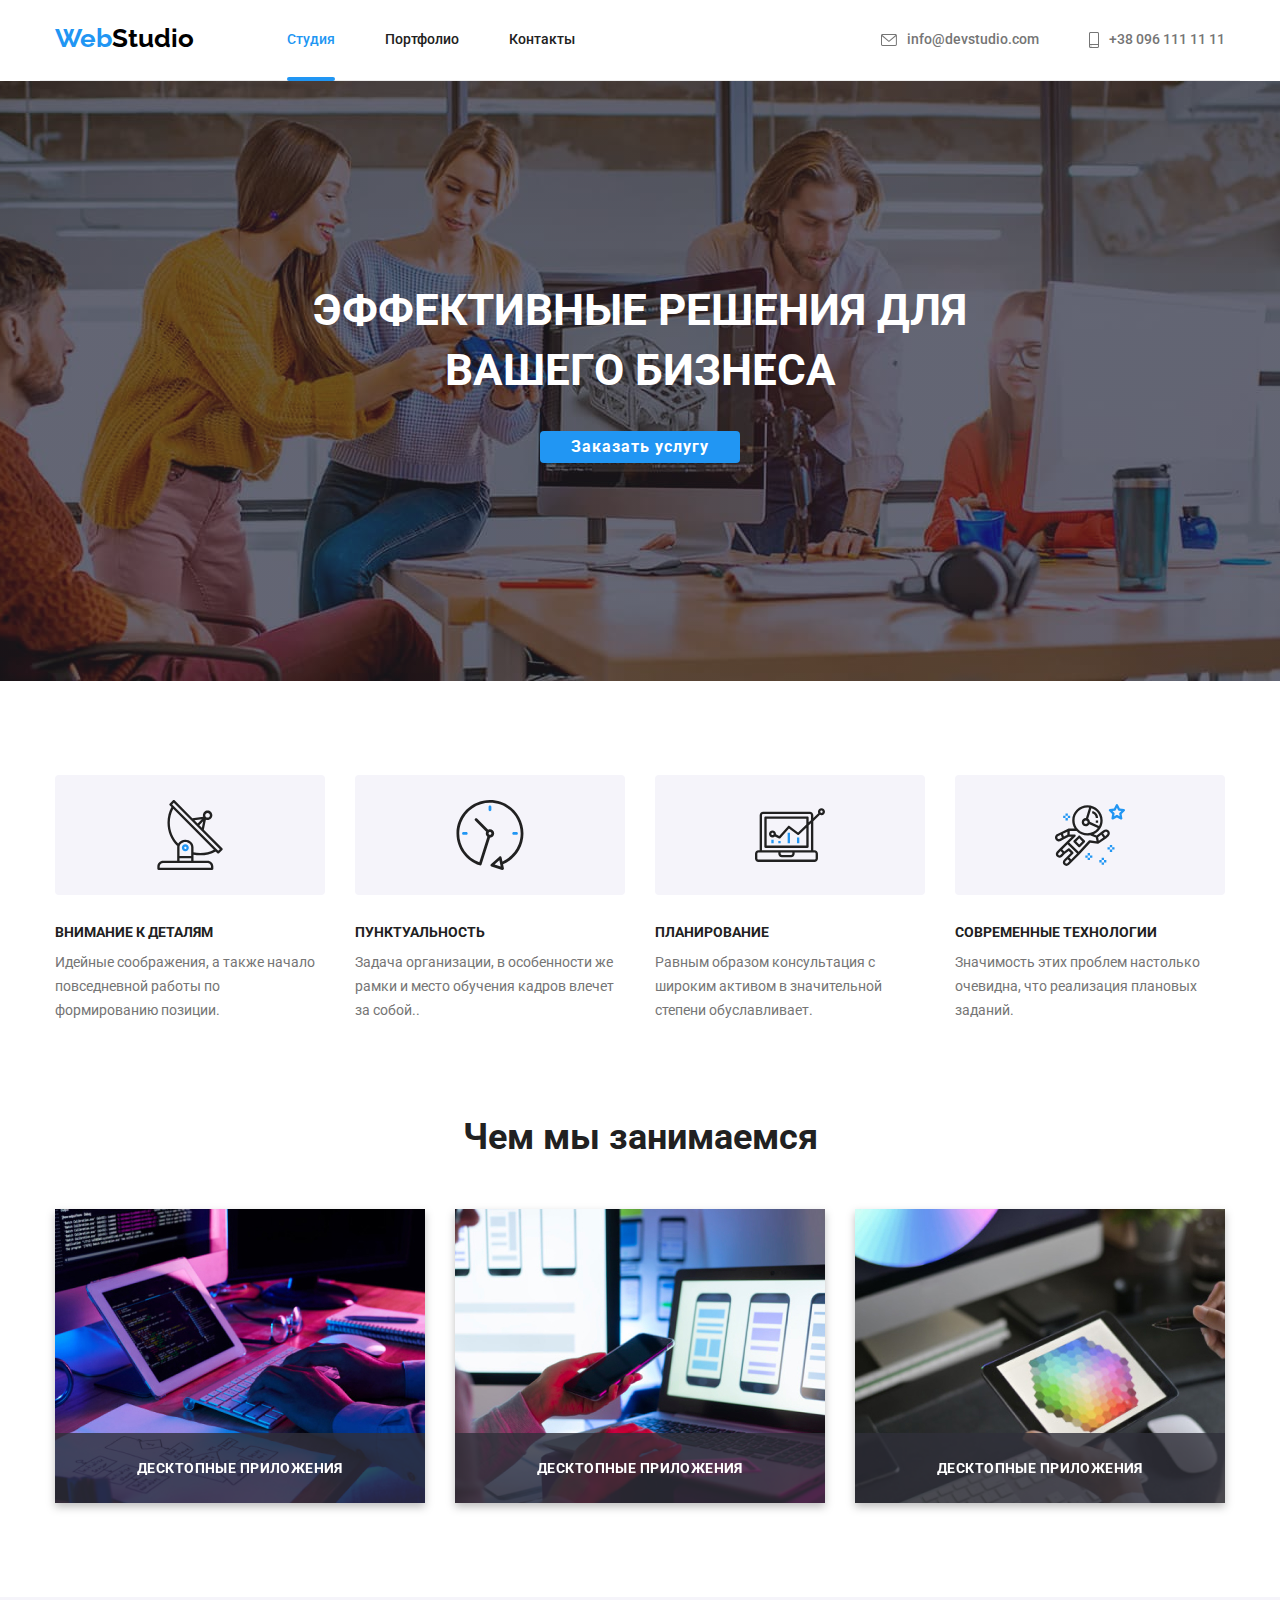
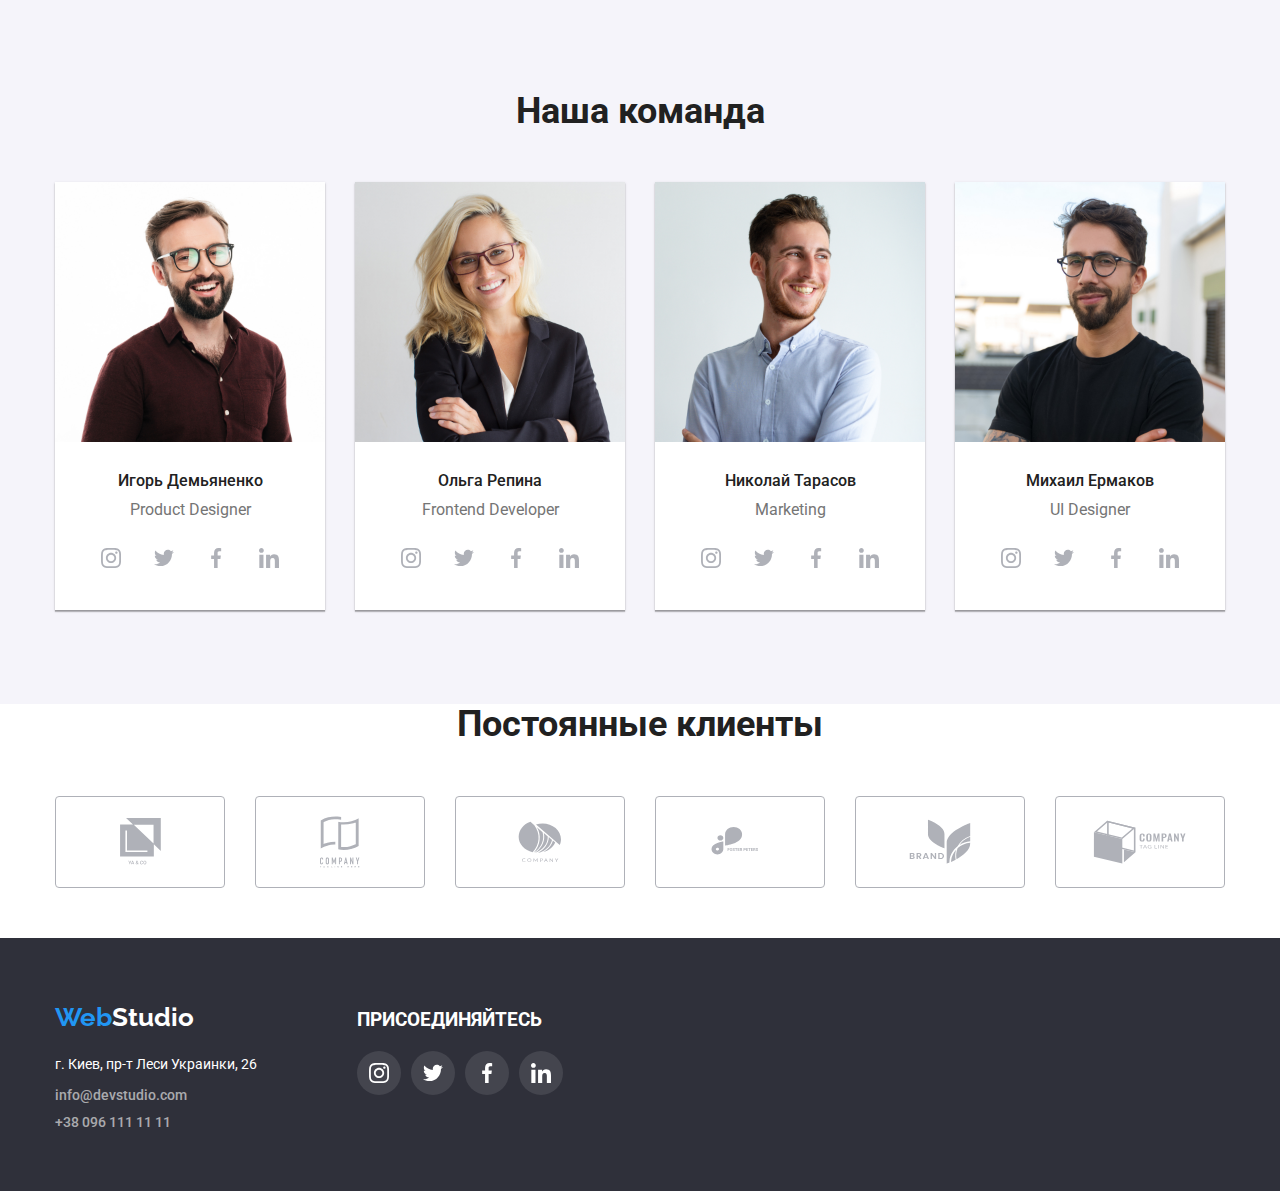
<file: index.html>
<!DOCTYPE html>
<html lang="ru">
  <head>
    <meta charset="UTF-8" />
    <meta http-equiv="X-UA-Compatible" content="IE=edge" />
    <meta name="viewport" content="width=device-width, initial-scale=1.0" />
    <title>WebStudio</title>
    <link rel="preconnect" href="https://fonts.gstatic.com" />
    <link
      href="https://fonts.googleapis.com/css2?family=Raleway:wght@700&family=Roboto:wght@400;500;700;900&display=swap"
      rel="stylesheet"
    />
    <link
      rel="stylesheet"
      href="https://cdnjs.cloudflare.com/ajax/libs/modern-normalize/1.0.0/modern-normalize.min.css"
    />
    <link rel="stylesheet" href="./css/style.css" />
  </head>
  <body>
    <!--Шапка-->
    <header>
      <div class="container head-section">
        <nav class="nav-cont">
          <a href="./index.html" class="logo">
            <span class="logo-color">Web</span>
            Studio
          </a>

          <ul class="site-nav">
            <li class="nav-list">
              <a class="nav-element active" href="">Студия</a>
            </li>
            <li class="nav-list">
              <a class="nav-element" href="./portfolio.html">Портфолио</a>
            </li>
            <li class="nav-list">
              <a class="nav-element" href="">Контакты</a>
            </li>
          </ul>
        </nav>

        <ul class="list">
          <li class="nav-list">
            <a class="contacts" href="mailto:info@devstudio.com">
              <svg class="icon-envelope icon" width="16" height="12">
                <use href="./images/symbol-defs.svg#icon-envelope"></use>
              </svg>
              info@devstudio.com
            </a>
          </li>
          <li class="nav-list">
            <a class="contacts" href="tel:+380961111111">
              <svg class="icon-smartphone icon" width="10" height="16">
                <use href="./images/symbol-defs.svg#icon-smartphone"></use>
              </svg>
              +38 096 111 11 11
            </a>
          </li>
        </ul>
      </div>
    </header>

    <main>
      <!--Герой-->
      <section class="hero">
        <div class="container">
          <h1 class="hero-title">Эффективные решения для вашего бизнеса</h1>
          
          <button type="button" class="order-button" data-modal-open>Заказать услугу</button>
          
        </div>

      </section>

      <!--Преимущества-->

      <section class="our-advantages">
        <div class="container">
          <h2 hidden="" class="adv-title">Наши Преимущества</h2>
          <ul class="list-adv">
            <li class="advantages">
              <div class="adv-thumb">
                <svg width="70" height="70">
                  <use href="./images/symbol-defs.svg#icon-antenna"></use>
                </svg>
              </div>
              <h3 class="advantages-title">Внимание к деталям</h3>
              <p class="advantages-text">
                Идейные соображения, а также начало повседневной работы по
                формированию позиции.
              </p>
            </li>
            <li class="advantages">
              <div class="adv-thumb">
                 <svg width="70" height="70">
                <use href="./images/symbol-defs.svg#icon-clock"></use></svg>
              </div>
              <h3 class="advantages-title">Пунктуальность</h3>
              <p class="advantages-text">
                Задача организации, в особенности же рамки и место обучения
                кадров влечет за собой..
              </p>
            </li>
            <li class="advantages">
              <div class="adv-thumb">
                <svg width="70" height="70">
                  <use href="./images/symbol-defs.svg#icon-diagram"></use>
                </svg>
              </div>
              <h3 class="advantages-title">Планирование</h3>
              <p class="advantages-text">
                Равным образом консультация с широким активом в значительной
                степени обуславливает.
              </p>
            </li>
            <li class="advantages">
              <div class="adv-thumb">
                <svg width="70" height="70">
                  <use href="./images/symbol-defs.svg#icon-astronaut"></use>
                </svg>

              </div>
              <h3 class="advantages-title">Современные технологии</h3>
              <p class="advantages-text">
                Значимость этих проблем настолько очевидна, что реализация
                плановых заданий.
              </p>
            </li>
          </ul>
        </div>
      </section>

      <section class="about">
        <div class="container">
          <h2 class="section-title">Чем мы занимаемся</h2>
          <ul class="about-img">
            <li class="image-list">
              <div class="discrip-section">
                <img src="./images/img.jpg" alt="создаем сайты" width="370" />
                
                <div class="about-discrip"><h3 class="discrip-title">Десктопные приложения</h3>
                </div>
              </div>
            </li>
            <li class="image-list">
              <div class="discrip-section">

                <img
                src="./images/box2.jpg"
                alt="оптимизируем под все типы утройств"
                width="370"
                />
                <div class="about-discrip"><h3 class="discrip-title">Десктопные приложения</h3>
                </div>
              </div>
            </li>
            <li class="image-list">
              <div class="discrip-section">
                <img
                src="./images/box3.jpg"
                alt="техподдержка готового продукта"
                width="370"
                />
                <div class="about-discrip">
                  <h3 class="discrip-title">Десктопные приложения
                  </h3>
                  
                </div>
              </div>
            </li>
          </ul>
        </div>
      </section>
      <section class="our-team">
        <div class="container">
          <h2 class="section-title">Наша команда</h2>
          <ul class="team-list">
            <li class="team">
              <img
                class="member-photo"
                src="./images/img1.jpg"
                alt=""
                width="270"
              />
              <div class="members-name">
                <h3 class="member-team">Игорь Демьяненко</h3>
                <p class="position">Product Designer</p>
                <ul class="icon-list">
                  <li>
                    <a href="" class="team-social-links">
                      <svg class="social-icon" width="20" height="20">
                        <use
                          href="./images/symbol-defs.svg#icon-instagram"
                        ></use>
                      </svg>
                    </a>
                  </li>
                  <li>
                    <a href="" class="team-social-links">
                      <svg class="social-icon" width="20" height="20">
                        <use href="./images/symbol-defs.svg#icon-twitter"></use>
                      </svg>
                    </a>
                  </li>
                  <li>
                    <a href="" class="team-social-links">
                      <svg class="social-icon" width="20" height="20">
                        <use
                          href="./images/symbol-defs.svg#icon-facebook"
                        ></use>
                      </svg>
                    </a>
                  </li>
                  <li>
                    <a href="" class="team-social-links">
                      <svg class="social-icon" width="20" height="20">
                        <use
                          href="./images/symbol-defs.svg#icon-linkedin"
                        ></use>
                      </svg>
                    </a>
                  </li>
                </ul>
              </dsocial-iconv>
            </li>

            <li class="team">
              <img
                class="member-photo"
                src="./images/img2.jpg"
                alt=""
                width="270"
              />
              <div class="members-name">
                <h3 class="member-team">Ольга Репина</h3>
                <p class="position">Frontend Developer</p>
                <ul class="icon-list">
                  <li>
                    <a href="" class="team-social-links">
                      <svg class="social-icon" width="20" height="20">
                        <use
                          href="./images/symbol-defs.svg#icon-instagram"
                        ></use>
                      </svg>
                    </a>
                  </li>
                  <li>
                    <a href="" class="team-social-links">
                      <svg class="social-icon" width="20" height="20">
                        <use href="./images/symbol-defs.svg#icon-twitter"></use>
                      </svg>
                    </a>
                  </li>
                  <li>
                    <a href="" class="team-social-links">
                      <svg class="social-icon" width="20" height="20">
                        <use
                          href="./images/symbol-defs.svg#icon-facebook"
                        ></use>
                      </svg>
                    </a>
                  </li>
                  <li>
                    <a href="" class="team-social-links">
                      <svg class="social-icon" width="20" height="20">
                        <use
                          href="./images/symbol-defs.svg#icon-linkedin"
                        ></use>
                      </svg>
                    </a>
                  </li>
                </ul>
              </div>
            </li>

            <li class="team">
              <img
                class="member-photo"
                src="./images/img3.jpg"
                alt=""
                width="270"
              />
              <div class="members-name">
                <h3 class="member-team">Николай Тарасов</h3>
                <p class="position">Marketing</p>
              
              <ul class="icon-list">
                <li>
                  <a href="" class="team-social-links">
                    <svg class="social-icon" width="20" height="20">
                      <use href="./images/symbol-defs.svg#icon-instagram"></use>
                    </svg>
                  </a>
                </li>
                <li>
                  <a href="" class="team-social-links">
                    <svg class="social-icon" width="20" height="20">
                      <use href="./images/symbol-defs.svg#icon-twitter"></use>
                    </svg>
                  </a>
                </li>
                <li>
                  <a href="" class="team-social-links">
                    <svg class="social-icon" width="20" height="20">
                      <use href="./images/symbol-defs.svg#icon-facebook"></use>
                    </svg>
                  </a>
                </li>

                <li>
                  <a href="" class="team-social-links">
                    <svg class="social-icon" width="20" height="20">
                      <use href="./images/symbol-defs.svg#icon-linkedin"></use>
                    </svg>
                  </a>
                </li>
              </ul>
              </div>
            </li>

            <li class="team">
              <img
                class="member-photo"
                src="./images/img4.jpg"
                alt=""
                width="270"
              />
              <div class="members-name">
                <h3 class="member-team">Михаил Ермаков</h3>
                <p class="position">UI Designer</p>
                <ul class="icon-list">
                  <li>
                    <a href="" class="team-social-links">
                      <svg class="social-icon" width="20" height="20">
                        <use
                          href="./images/symbol-defs.svg#icon-instagram"
                        ></use>
                      </svg>
                    </a>
                  </li>
                  <li>
                    <a href="" class="team-social-links">
                      <svg class="social-icon" width="20" height="20">
                        <use href="./images/symbol-defs.svg#icon-twitter"></use>
                      </svg>
                    </a>
                  </li>
                  <li>
                    <a href="" class="team-social-links">
                      <svg class="social-icon" width="20" height="20">
                        <use
                          href="./images/symbol-defs.svg#icon-facebook"
                        ></use>
                      </svg>
                    </a>
                  </li>
                  <li>
                    <a href="" class="team-social-links">
                      <svg class="social-icon" width="20" height="20">
                        <use
                          href="./images/symbol-defs.svg#icon-linkedin"
                        ></use>
                      </svg>
                    </a>
                  </li>
                </ul>
              </div>
            </li>
          </ul>
        </div>
      </section>
      <section>
        <div class="container">
          <h2 class="section-title">Постоянные клиенты</h2>
          <ul class="client-list">
            <li>
              <a href="" class="client">
                <svg class="client-icon" width="41" height="46.7">
                  <use href="./images/symbol-defs.svg#icon-first-logo"></use>
                </svg>
              </a>
            </li>
            <li>
              <a href="" class="client">
                <svg class="client-icon" width="40" height="52">
                  <use href="./images/symbol-defs.svg#icon-second-logo"></use>
                </svg>
              </a>
            </li>
            <li>
              <a href="" class="client">
                <svg class="client-icon" width="43.46" height="41.18">
                  <use href="./images/symbol-defs.svg#icon-third-logo"></use>
                </svg>
              </a>
            </li>
            <li>
              <a href="" class="client" >
                <svg class="client-icon" width="84.44" height="40.62">
                  <use href="./images/symbol-defs.svg#icon-fourth-logo"></use>
                </svg>
              </a>
            </li>
            <li>
              <a href="" class="client">
                <svg class="client-icon" width="62.54" height="45.43">
                  <use href="./images/symbol-defs.svg#icon-fifth-logo"></use>
                </svg>
              </a>
            </li>
            <li>
              <a href="" class="client">
                <svg class="client-icon" width="93.79" height="43.93">
                  <use href="./images/symbol-defs.svg#icon-sixth-logo"></use>
                </svg>
              </a>
            </li>
          </ul>
        </div>
      </section>
    </main>

    <footer class="color-footer">
      
        <div class="container">
          <div class="address-footer">

            <a href="./index.html" class="logo">
              <span class="logo-color">Web</span>
              Studio
            </a>
            <address>
            <ul class="footer-contacts">
              <li class="nav-list-footer">
                <a
                class="address-link"
                href="https://goo.gl/maps/qB4iPWVN4ftwvtJb9"
                target="_blank"
                rel="noopener noreferrer"
                >
                <span class="address-text">
                  г. Киев, пр-т Леси Украинки, 26
                </span>
              </a>
            </li>
            
            <li class="nav-list-footer">
              <a class="secondary-contacts" href="mailto:info@devstudio.com">
                info@devstudio.com
              </a>
            </li>
            
            <li class="nav-list-footer">
              <a class="secondary-contacts" href="tel:+380961111111">
                +38 096 111 11 11
              </a>
            </li>
          </ul>
        </address>
      </div>
          <div class="footer-icons">
            <h3 class="join-in">Присоединяйтесь</h3>
          <ul class="footer-icon-list">
            <li>
              <a href="" class="footer-social">
                <svg class="footer-social-links" width="20" height="20">
                  <use
                    href="./images/symbol-defs.svg#icon-instagram"
                  ></use>
                </svg>
              </a>
            </li>
            <li>
              <a href="" class="footer-social">
                <svg class="footer-social-links" width="20" height="20">
                  <use href="./images/symbol-defs.svg#icon-twitter"></use>
                </svg>
              </a>
            </li>
            <li>
              <a href="" class="footer-social">
                <svg class="footer-social-links" width="20" height="20">
                  <use href="./images/symbol-defs.svg#icon-facebook"></use>
                </svg>
              </a>
            </li>
            <li>
              <a href="" class="footer-social">
                <svg class="footer-social-links" width="20" height="20">
                  <use href="./images/symbol-defs.svg#icon-linkedin"></use>
                </svg>
              </a>
            </li>
          </ul>
          </div>
        </div>
      
    </footer>
    <div class="backdrope is-hidden" data-modal>
      <div class="modal">
        <button data-modal-close class="button">
          <svg class="close-button" widht="18" height="18">
            <use href="./images/symbol-defs.svg#icon-close"></use>
          </svg>
        </button>
      </div>
    </div>
    <script src="./js/modal.js"></script>
  </body>
</html>
</file>
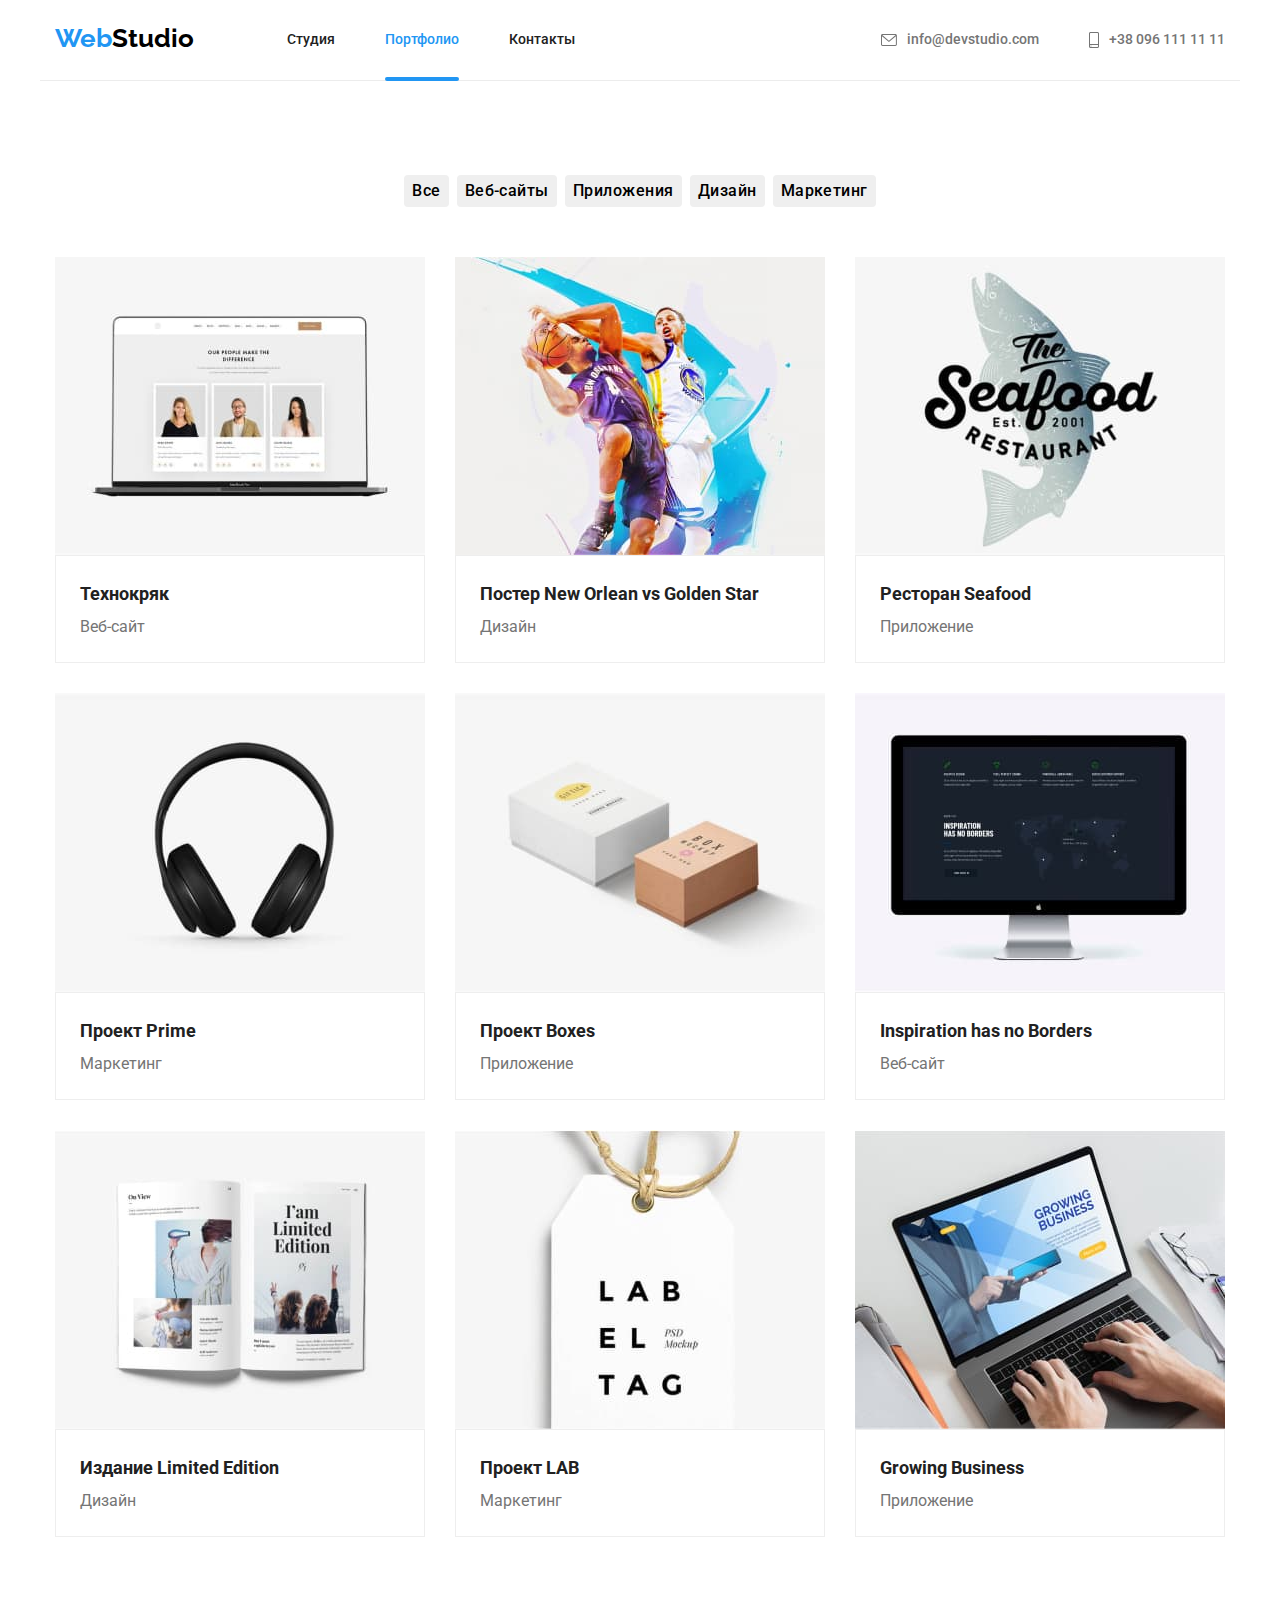
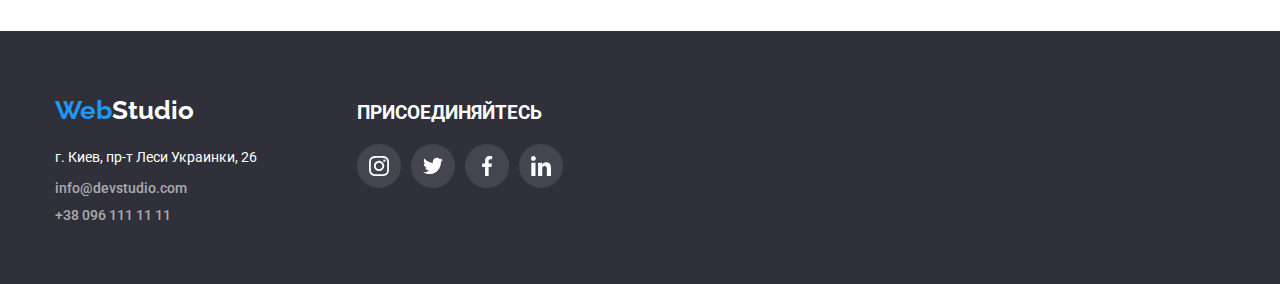
<file: portfolio.html>
<!DOCTYPE html>
<html lang="ru">
  <head>
    <meta charset="UTF-8" />
    <meta http-equiv="X-UA-Compatible" content="IE=edge" />
    <meta name="viewport" content="width=device-width, initial-scale=1.0" />
    <title>Portfolio</title>
    <link rel="preconnect" href="https://fonts.gstatic.com" />
    <link
      href="https://fonts.googleapis.com/css2?family=Raleway:wght@700&family=Roboto:wght@400;500;700;900&display=swap"
      rel="stylesheet"
    />
    <link
      rel="stylesheet"
      href="https://cdnjs.cloudflare.com/ajax/libs/modern-normalize/1.0.0/modern-normalize.min.css"
    />
    <link rel="stylesheet" href="./css/style.css" />
  </head>
  <body>
    <!--Шапка-->

    <header>
      <section>
        <div class="container head-section">
          <nav class="nav-cont">
            <a href="./index.html" class="logo">
              <span class="logo-color">Web</span>
              Studio
            </a>

            <ul class="site-nav">
              <li class="nav-list">
                <a class="nav-element" href="./index.html">Студия</a>
              </li>
              <li class="nav-list">
                <a class="nav-element active" href="">Портфолио</a>
              </li>
              <li class="nav-list">
                <a class="nav-element" href="">Контакты</a>
              </li>
            </ul>
          </nav>

          <ul class="list">
            <li class="nav-list">
              <a class="contacts" href="mailto:info@devstudio.com">
                <svg class="icon-envelope icon" width="16" height="12">
                  <use
                    xlink:href="./images/symbol-defs.svg#icon-envelope"
                  ></use>
                </svg>
                info@devstudio.com
              </a>
            </li>
            <li class="nav-list">
              <a class="contacts" href="tel:+380961111111">
                <svg class="icon-smartphone icon" width="10" height="16">
                  <use
                    xlink:href="./images/symbol-defs.svg#icon-smartphone"
                  ></use>
                </svg>
                +38 096 111 11 11
              </a>
            </li>
          </ul>
        </div>
      </section>
    </header>
    <!--Проекты-->
    <main>
      <!-- <div class="container"> -->

      <section class="portf-section">
        <h1 hidden="">Портфолио</h1>

        <div class="container">
          <ul class="button-head">
            <li class="button-list">
              <button type="button" class="project-button">Все</button>
            </li>

            <li class="button-list">
              <button type="button" class="project-button">Веб-сайты</button>
            </li>

            <li class="button-list">
              <button type="button" class="project-button">Приложения</button>
            </li>

            <li class="button-list">
              <button type="button" class="project-button">Дизайн</button>
            </li>

            <li class="button-list">
              <button type="button" class="project-button">Маркетинг</button>
            </li>
          </ul>

          <h2 hidden="">--Проекты--</h2>

          <ul class="projects-list">
            <li class="project-list-item">
              <a href="" class="project-links">
                <div class="box">

                  <img
                  class="project-icon"
                  src="./images/techno.jpg"
                  alt="технокряк"
                  width="370"
                  />
                  <div class="overlay">
                    <p class="overlay-text">Технокряк это современная площадка распространения коронавируса. Компании используют эту платформу для цифрового шпионажа и атак на защищённые сервера конкурентов.</p>
                  </div>
                </div>

              <div class="card">
                <h3 class="project-titel">Технокряк</h3>
                <p class="project-text">Веб-сайт</p>
              </div>
              </a>
            </li>

            <li class="project-list-item">
              <a href="" class="project-links">
              <img
                class="project-icon"
                src="./images/poster.jpg"
                alt="постер"
                width="370"
              />
              <div class="card">
                <h3 class="project-titel">Постер New Orlean vs Golden Star</h3>
                <p class="project-text">Дизайн</p>
              </div>
              </a>
            </li>

            <li class="project-list-item">
              <a href="" class="project-links">
              <img
                class="project-icon"
                src="./images/restorant.jpg"
                alt="ресторан"
                width="370"
              />
              <div class="card">
                <h3 class="project-titel">Ресторан Seafood</h3>
                <p class="project-text">Приложение</p>
              </div>
              </a>
            </li>

            <li class="project-list-item">
              <a href="" class="project-links">
              <img
                class="project-icon"
                src="./images/project-prime.jpg"
                alt="наушники"
                width="370"
              />
              <div class="card">
                <h3 class="project-titel">Проект Prime</h3>
                <p class="project-text">Маркетинг</p>
              </div>
              </a>
            </li>

            <li class="project-list-item">
              <a href="" class="project-links">
              <img
                class="project-icon"
                src="./images/project-b.jpg"
                alt="коробки"
                width="370"
              />
              <div class="card">
                <h3 class="project-titel">Проект Boxes</h3>
                <p class="project-text">Приложение</p>
              </div>
              </a>
            </li>

            <li class="project-list-item">
              <a href="" class="project-links">
              <img
                class="project-icon"
                src="./images/inspiration.jpg"
                alt="монитор"
                width="370"
              />
              <div class="card">
                <h3 class="project-titel">Inspiration has no Borders</h3>
                <p class="project-text">Веб-сайт</p>
              </div>
              </a>
            </li>

            <li class="project-list-item">
              <a href="" class="project-links">
              <img
                class="project-icon"
                src="./images/book.jpg"
                alt="книга"
                width="370"
              />
              <div class="card">
                <h3 class="project-titel">Издание Limited Edition</h3>
                <p class="project-text">Дизайн</p>
              </div>
              </a>
            </li>

            <li class="project-list-item">
              <a href="" class="project-links">
              <img
                class="project-icon"
                src="./images/project-lab.jpg"
                alt="лейба"
                width="370"
              />
              <div class="card">
                <h3 class="project-titel">Проект LAB</h3>
                <p class="project-text">Маркетинг</p>
              </div>
              </a>
            </li>

            <li class="project-list-item">
              <a href="" class="project-links">
              <img
                class="project-icon"
                src="./images/growing.jpg"
                alt="ноутбук"
                width="370"
              />
              <div class="card">
                <h3 class="project-titel">Growing Business</h3>
                <p class="project-text">Приложение</p>
              </div>
              </a>
            </li>
          </ul>
        </div>
      </section>
    </main>
    <!--Подвал-->
    <footer class="color-footer">
      <div class="container">
        <div class="address-footer">
          <a href="./index.html" class="logo">
            <span class="logo-color">Web</span>
            Studio
          </a>
          <address>
            <ul class="footer-contacts">
              <li class="nav-list-footer">
                <a
                  class="address-link"
                  href="https://goo.gl/maps/qB4iPWVN4ftwvtJb9"
                  target="_blank"
                  rel="noopener noreferrer"
                >
                  <span class="address-text">
                    г. Киев, пр-т Леси Украинки, 26
                  </span>
                </a>
              </li>

              <li class="nav-list-footer">
                <a class="secondary-contacts" href="mailto:info@devstudio.com">
                  info@devstudio.com
                </a>
              </li>

              <li class="nav-list-footer">
                <a class="secondary-contacts" href="tel:+380961111111">
                  +38 096 111 11 11
                </a>
              </li>
            </ul>
          </address>
        </div>
        <div class="footer-icons">
          <h3 class="join-in">Присоединяйтесь</h3>
          <ul class="footer-icon-list">
            <li>
              <a href="" class="footer-social">
                <svg class="footer-social-links" width="20" height="20">
                  <use href="./images/symbol-defs.svg#icon-instagram"></use>
                </svg>
              </a>
            </li>
            <li>
              <a href="" class="footer-social">
                <svg class="footer-social-links" width="20" height="20">
                  <use href="./images/symbol-defs.svg#icon-twitter"></use>
                </svg>
              </a>
            </li>
            <li>
              <a href="" class="footer-social">
                <svg class="footer-social-links" width="20" height="20">
                  <use href="./images/symbol-defs.svg#icon-facebook"></use>
                </svg>
              </a>
            </li>
            <li>
              <a href="" class="footer-social">
                <svg class="footer-social-links" width="20" height="20">
                  <use href="./images/symbol-defs.svg#icon-linkedin"></use>
                </svg>
              </a>
            </li>
          </ul>
        </div>
      </div>
    </footer>
  </body>
</html>
</file>
<file: css/style.css>
html {
  box-sizing: border-box;
}
h1,
h2,
h3 {
  margin: 0;
}
a {
  text-decoration: none;
  margin: 0;
  color: inherit;
}
ul {
  list-style: none;
  padding: 0;
  margin: 0;
}
img {
  display: block;
  min-width: 100%;
}
*,
*::before,
*::after {
  box-sizing: inherit;
}
/*  */
:root {
  --main-text-color: #212121;
  --secondary-text-color: #757575;
  --background-color: #ffffff;
  --highlight-color: #2196f3;
  --card-set-gap: 30px;
  --social-color: #afb1b8;
}
/*  */
body {
  text-decoration: none;
  font-family: Roboto, Sans-sarif;
  list-style: none;
  padding: 0;
  color: var(--main-text-color);
}

/* логотип */
.container {
  margin: 0 auto;
  width: 1200px;
  padding-left: 15px;
  padding-right: 15px;
}

.head-section {
  border-bottom: 1px solid #ececec;
  display: flex;
  align-items: center;
}

.logo {
  display: block;
  margin-right: 93px;
  padding-top: 24px;
  padding-bottom: 25px;
  font-family: Raleway;
  font-style: normal;
  font-weight: 700;
  font-size: 26px;
  line-height: 1, 2;
  text-decoration: none;
  color: #000000;
}
.logo {
  display: flex;
  margin-bottom: 0;
}

.logo-color {
  color: var(--highlight-color);
}

/*Навигация + контакты*/
.nav-cont {
  display: flex;
  justify-content: space-between;
}
.site-nav {
  display: flex;
  margin: 0;
}
.nav-list {
  list-style-type: none;
}

.nav-list:not(:last-child) {
  margin-right: 50px;
}

.list {
  display: flex;
  align-items: center;
  margin-left: auto;
}

.site-nav .nav-element.active {
  position: relative;
  color: var(--highlight-color);
}
.active::after {
  position: absolute;
  content: '';
  bottom: 0;
  left: 0;
  height: 4px;
  width: 100%;
  background-color: var(--highlight-color);
  border-radius: 2px;
  margin-bottom: -1px;
}

.site-nav .nav-element.active {
  color: var(--highlight-color);
}

.nav-element {
  display: block;
  padding-top: 32px;
  padding-bottom: 32px;
  text-decoration: none;
  font-style: normal;
  font-weight: 500;
  font-size: 14px;
  line-height: 1.14;
  color: var(--main-text-color);
  transition: color 250ms cubic-bezier(0.4, 0, 0.2, 1);
}
.nav-element:hover,
.nav-element:focus {
color: var(--highlight-color);
}

.contacts {
  display: flex;
  align-items: center;
  padding-top: 32px;
  padding-bottom: 32px;
  text-decoration: none;
  font-style: normal;
  font-weight: 500;
  font-size: 14px;
  line-height: 1.14;
  color: var(--secondary-text-color);
  fill: var(--secondary-text-color);
  transition: color 250ms cubic-bezier(0.4, 0, 0.2, 1), fill 250ms cubic-bezier(0.4, 0, 0.2, 1);
}

.icon {
  margin-right: 10px;
}

.contacts:hover,
.contacts:focus {
  color: var(--highlight-color);
  fill: var(--highlight-color);
}

/* Герой */

.hero {
  max-width: 1600px;
  height: 600px;
  margin-left: auto;
  margin-right: auto;
  text-align: center;
  padding-top: 200px;
  padding-bottom: 200px;
  background-image: linear-gradient(
      rgba(47, 48, 58, 0.4),
      rgba(47, 48, 58, 0.4)
    ),
    url('../images/imghero.jpg');
  background-repeat: no-repeat;
  background-position: center;
  background-size: cover;
  background-color: #2f303a;
}
.hero-title {
  margin-right: auto;
  margin-left: auto;
  width: 696px;
  margin-bottom: 30px;
  text-transform: uppercase;
  color: var(--background-color);
  font-style: normal;
  font-weight: 700;
  font-size: 44px;
  line-height: 1.36;
}
.order-button {
  border: none;
  display: inline-block;
  border-radius: 4px;
  margin-left: auto;
  margin-right: auto;
  width: 200px;
  font-family: inherit;
  font-style: normal;
  font-weight: 700;
  font-size: 16px;
  line-height: 1.87;
  cursor: pointer;
  letter-spacing: 0.06em;
  background-color: var(--highlight-color);
  color: var(--background-color);
  transition: background-color 250ms cubic-bezier(0.4, 0, 0.2, 1), color 250ms cubic-bezier(0.4, 0, 0.2, 1);
}

.order-button:hover,
.order-button:focus {
  color: var(--background-color);
  background-color: var(--highlight-color);
}
/* Преимущества */
.adv-title {
  margin: 0;
}
.list-adv {
  display: flex;
  justify-content: space-between;
}
.advantages:not(:last-child) {
  margin-right: 30px;
}
.our-advantages {
  margin-top: 0;
  padding-top: 94px;
}

.advantages {
  margin: 0;
}
.adv-thumb {
  display: flex;
  align-items: center;
  justify-content: center;
  width: 270px;
  height: 120px;
  background-color: #f5f4fa;
  border-radius: 4px;
  margin-bottom: 30px;
}
.advantages-title {
  margin-top: 0;
  margin-bottom: 10px;
  font-style: normal;
  font-weight: 700;
  font-size: 14px;
  line-height: 1.14;
  text-transform: uppercase;
}
.advantages-text {
  margin: 0;
  font-style: normal;
  font-weight: 400;
  font-size: 14px;
  line-height: 1.71;
  color: var(--secondary-text-color);
}

/* Чем мы занимаемся */
.about-img {
  display: flex;
}
.about {
  padding-top: 94px;
  padding-bottom: 94px;
}

.section-title {
  text-align: center;
  margin: 0;
  margin-bottom: 50px;
  font-style: normal;
  font-weight: 700;
  font-size: 36px;
  line-height: 1.16;
  color: var(--main-text-color);
}
.image-list {
  filter: drop-shadow(0px 4px 4px rgba(0, 0, 0, 0.25));
  list-style-type: none;
}
.image-list:not(:last-child) {
  margin-right: 30px;
}
.discrip-section {
  position: relative;
}
.about-discrip {
  display: flex;
  align-items: center;
  justify-content: center;
  position: absolute;
  bottom: 0;
  width: 370px;
  height: 70px;
  display: flex;
  width: 370px;
  height: 70px;
  background: rgba(47, 48, 58, 0.8);
}
.discrip-title {
  font-weight: bold;
  font-size: 14px;
  line-height: 1.143;
  text-align: center;
  letter-spacing: 0.03em;
  text-transform: uppercase;
  color: var(--background-color);
}
/* Наша команда */
.our-team {
  padding-top: 94px;
  padding-bottom: 94px;
  background-color: #f5f4fa;
}
.team-list {
  margin: 0;
  display: flex;
}

.team {
  list-style-type: none;
  box-shadow: 0px 1px 3px rgba(0, 0, 0, 0.12), 0px 1px 1px rgba(0, 0, 0, 0.14),
    0px 2px 1px rgba(0, 0, 0, 0.2);
  background-color: var(--background-color);
}

.team:not(:last-child) {
  margin-right: 30px;
}
.members-name {
  text-align: center;
  padding: 30px 34px;
}
.member-team {
  margin: 0;
  padding-bottom: 10px;
  font-style: normal;
  font-weight: 500;
  font-size: 16px;
  line-height: 1.18;
}
.position {
  margin: 0;
  margin-bottom: 16px;
  font-size: 16px;
  line-height: 1.18;
  color: var(--secondary-text-color);
}
.icon-list {
  display: flex;
  justify-content: space-between;
}

.icon-list:not(:last-child) {
  margin-right: 10px;
}

.team-social-links {
  display: flex;
  justify-content: center;
  align-items: center;
  width: 44px;
  height: 44px;
  border-radius: 50%;
  fill: var(--social-color);
  transition: background-color 250ms cubic-bezier(0.4, 0, 0.2, 1), fill 250ms cubic-bezier(0.4, 0, 0.2, 1);
}
.team-social-links:hover,
.team-social-links:focus {
  background-color: var(--highlight-color);
  fill: var(--background-color);
}

/* Постоянные клиенты */
.client-list {
  display: flex;
  margin-bottom: 50px;
}
.client-list > li:not(:last-child) {
  margin-right: 30px;
}
.client {
  display: flex;
  justify-content: center;
  align-items: center;
  width: 170px;
  height: 92px;
  border: 1px solid var(--social-color);
  border-radius: 4px;
  fill: var(--social-color);
  transition: border 250ms cubic-bezier(0.4, 0, 0.2, 1), fill 250ms cubic-bezier(0.4, 0, 0.2, 1);
}
.client:hover,
.client:focus {
  border: 1px solid var(--highlight-color);
  fill: var(--highlight-color);
}

/* Портфолио */

/* Кнопки */
.portf-section {
  padding-top: 94px;
  padding-bottom: 94px;
}
.button-head {
  justify-content: center;
  text-align: center;
  display: flex;
  list-style-type: none;
  margin-bottom: 50px;
}
.button-list:not(:last-child) {
  margin-right: 8px;
}
.project-button {
  border-color: transparent;
  border-radius: 4px;
  font-family: inherit;
  font-style: normal;
  font-weight: 500;
  font-size: 16px;
  line-height: 1.6;
  cursor: pointer;
  letter-spacing: 0.03em;
  transition: color 250ms cubic-bezier(0.4, 0, 0.2, 1), background-color 250ms cubic-bezier(0.4, 0, 0.2, 1),
    box-shadow 250ms cubic-bezier(0.4, 0, 0.2, 1);
}
.project-button:hover,
.project-button:focus {
  background-color: var(--highlight-color);
  color: var(--background-color);
  box-shadow: 0px 3px 1px rgba(0, 0, 0, 0.1), 0px 1px 2px rgba(0, 0, 0, 0.08),
    0px 2px 2px rgba(0, 0, 0, 0.12);
}

.projects-list {
  margin-left: calc(-1 * var(--card-set-gap));
  margin-top: calc(-1 * var(--card-set-gap));
  flex-wrap: wrap;
  display: flex;
}
.project-links {
  display: block;
  transition: box-shadow 250ms cubic-bezier(0.4, 0, 0.2, 1);
}
.project-links:hover,
.project-links:focus {
  box-shadow: 0px 1px 1px rgba(0, 0, 0, 0.12), 0px 4px 4px rgba(0, 0, 0, 0.06),
    1px 4px 6px rgba(0, 0, 0, 0.16);
}
.project-list-item {
  margin-left: var(--card-set-gap);
  margin-top: var(--card-set-gap);
  flex-basis: calc(100% / 3 - var(--card-set-gap));
}
.project-links:hover .project-discription {
  opacity: 1;
  transform: translateY(0);
}
.box {
  position: relative;
  overflow: hidden;
}

.overlay {
  position: absolute;
  top: 0%;
  left: 0;
  width: 100%;
  height: 100%;
  font-size: 18px;
  line-height: 1.5;
  transform: translateY(100%);
  transition: transform 250ms cubic-bezier(0.4, 0, 0.2, 1);
  background-color: var(--highlight-color);
  color: var(--background-color);
  padding: 63px 24px;
}
.project-links:hover .overlay, .project-links:focus .overlay{
  transform: translateY(0);
}
.overlay-text {
}
.project-list img {
  display: block;
  width: 100%;
  height: auto;
}
.project-titel {
  margin: 0;
  font-family: Roboto;
  font-style: normal;
  font-weight: 700;
  font-size: 18px;
  line-height: 2;
}
.project-text {
  margin: 0;
  font-family: Roboto;
  font-size: 16px;
  line-height: 1.88;
  color: var(--secondary-text-color);
}
.card {
  text-align: left;
  margin: 0;
  padding: 20px 24px;
  border-top: none;
  border: 1px solid #eeeeee;
}
.client-icon {
  display: flex;
}
/* Подвал */
.color-footer {
  padding-top: 60px;
  padding-bottom: 60px;
  margin: 0;
  background-color: #2f303a;
}
.color-footer .logo {
  color: var(--background-color);
  padding: 0;
  margin-bottom: 20px;
}
.color-footer .container {
  display: flex;
  align-items: baseline;
}
.address-footer {
  margin-right: 70px;
}
.address-link {
  text-decoration: none;
}
.address-text:hover,
.address-text:focus {
  color: #2196f3;
}
.address-text {
  font-family: Roboto;
  font-style: normal;
  font-size: 14px;
  line-height: 1.71;
  color: var(--background-color);
  transition: color 250ms cubic-bezier(0.4, 0, 0.2, 1);
}
.nav-list-footer {
  list-style-type: none;
}
.nav-list-footer:not(:last-child) {
  margin-bottom: 9px;
}

.footer-contacts .nav-list-footer .secondary-contacts {
  text-decoration: none;
  font-style: normal;
  font-weight: 500;
  font-size: 14px;
  line-height: 1.14;
  padding: 0;
  margin: 0;
  color: rgba(255, 255, 255, 0.6);
  transition: color 250ms cubic-bezier(0.4, 0, 0.2, 1);
}
.secondary-contacts:hover,
.secondary-contacts:focus {
  color: var(--highlight-color);
}

.footer-icons {
  padding-top: 12px;
}
.join-in {
  text-transform: uppercase;
  color: var(--background-color);
  margin-bottom: 20px;
}
.footer-icon-list {
  display: flex;
  align-items: center;
  justify-content: space-between;
  width: 206px;
}
.footer-social {
  display: flex;
  justify-content: center;
  align-items: center;
  width: 44px;
  height: 44px;
  border-radius: 50%;
  background-color: rgba(255, 255, 255, 0.1);
  color: var(--background-color);
  transition: background-color 250ms cubic-bezier(0.4, 0, 0.2, 1);
}
.footer-social-links {
  fill: var(--background-color);
  transition: background-color 250ms cubic-bezier(0.4, 0, 0.2, 1);
}
.footer-social:hover,
.footer-social:focus {
  background-color: var(--highlight-color);
}
.backdrope.is-hidden {
  visibility: hidden;
  pointer-events: none;
  opacity: 0;
}

.backdrope {
  position: fixed;
  top: 0;
  left: 0;
  width: 100%;
  height: 100%;
  background: rgba(0, 0, 0, 0.2);
  z-index: 2;
  opacity: 1;

  transition: opacity 250ms cubic-bezier(0.4, 0, 0.2, 1),
    visibility 500ms cubic-bezier(0.075, 0.82, 0.165, 1);
}
.backdrope.is-hidden .modal {
  transform: translate(50%, 50%) scale(0.3);
}
.modal {
  position: absolute;
  top: 50%;
  left: 50%;
  transform: translate(-50%, -50%);
  width: 528px;
  height: 581px;
  background-color: var(--background-color);
  padding: 9px;
}
.close-button {
  fill: black;
}
.button {
  position: absolute;
  right: 8px;
  top: 8px;
  display: flex;
  justify-content: center;
  align-items: center;
  width: 30px;
  height: 30px;
  border: 1px solid rgba(0, 0, 0, 0.1);
  border-radius: 50%;
  cursor: pointer;
  background-color: var(--background-color);
  transition: border-color 250ms cubic-bezier(0.4, 0, 0.2, 1);, color 250ms cubic-bezier(0.4, 0, 0.2, 1);
}
.button:hover,
.button:focus {
  border-color: var(--highlight-color);
  color: var(--highlight-color);
}
.is-hidden {
  visibility: hidden;
  opacity: 0;
  pointer-events: none;
}
</file>
